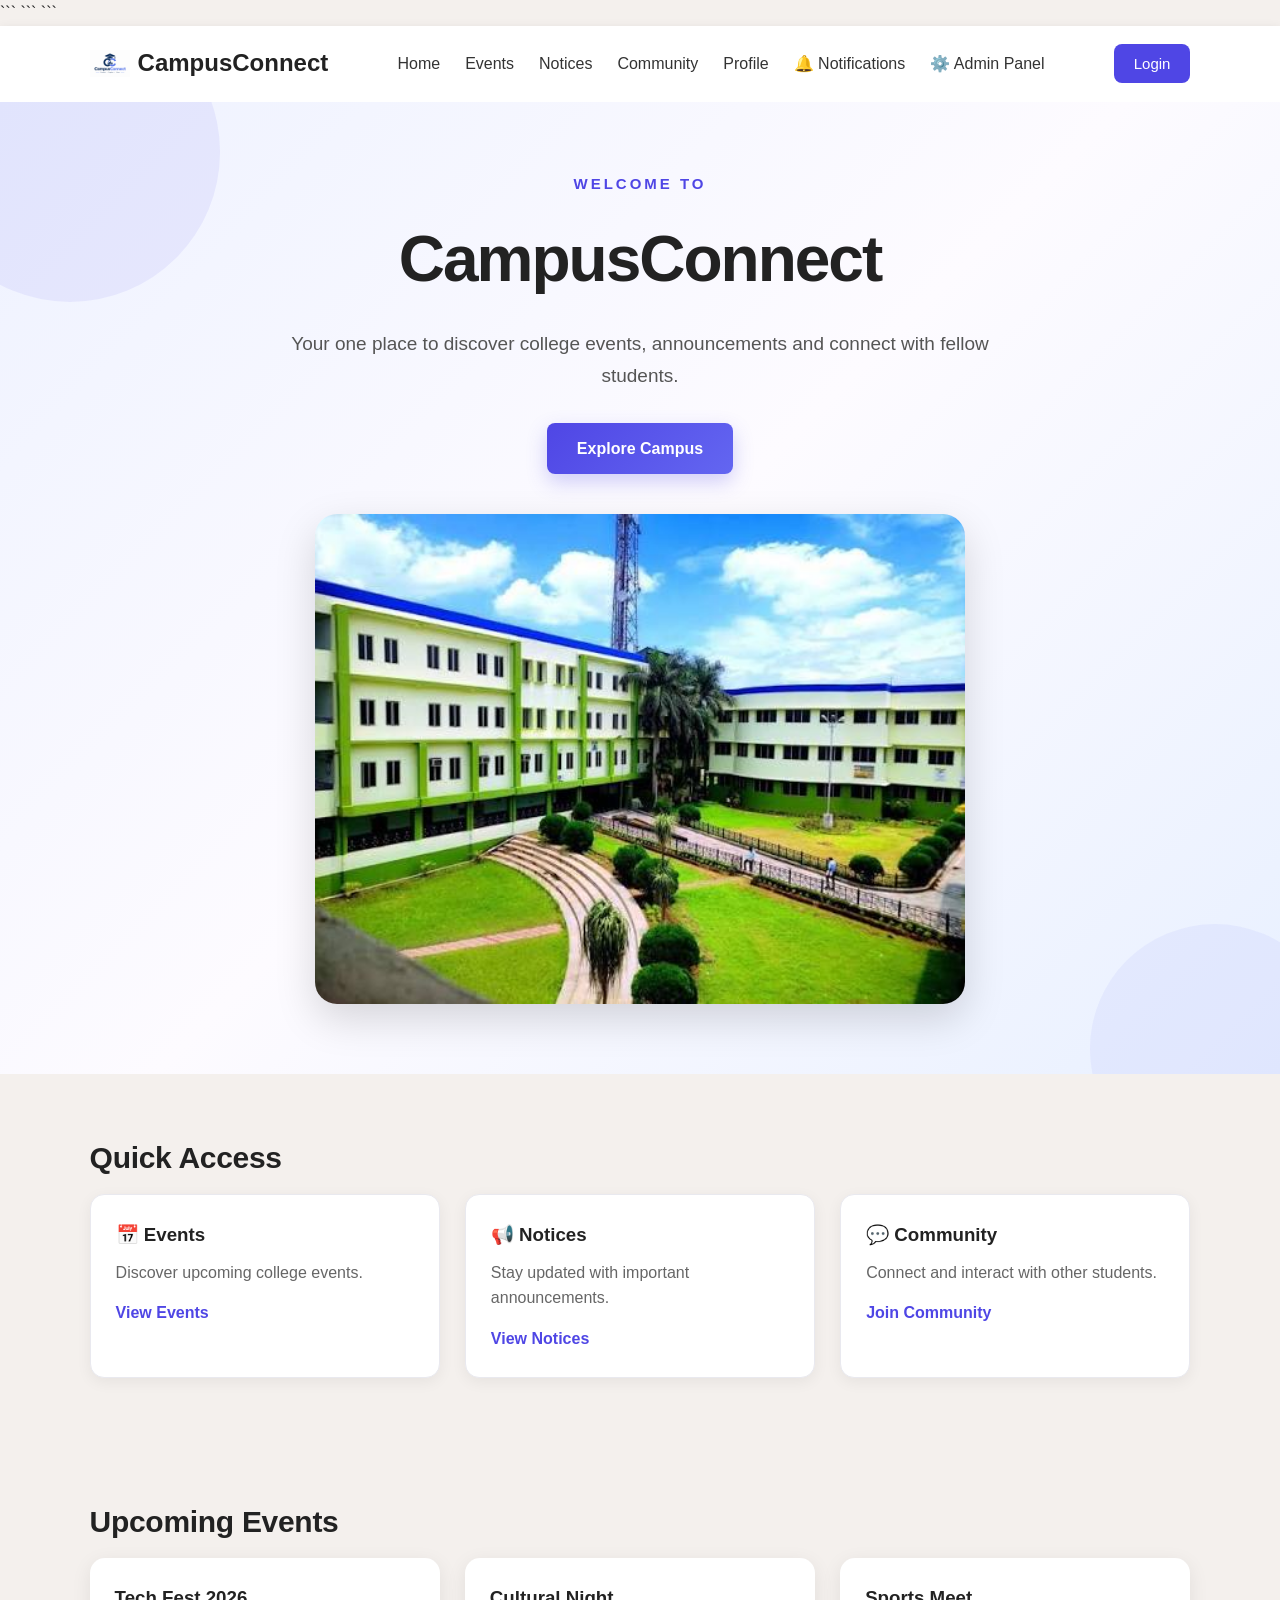
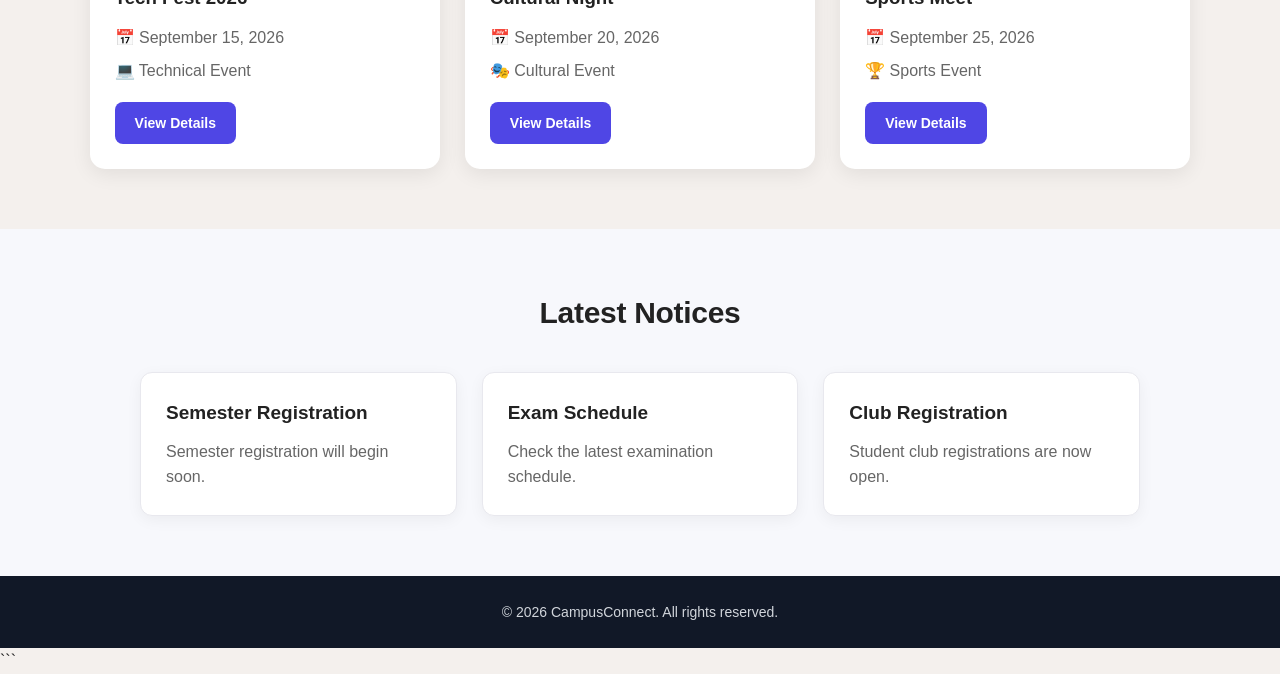
<file: frontend/index.html>
<!DOCTYPE html>

<html lang="en">
<head>
    <meta charset="UTF-8">
    <meta name="viewport" content="width=device-width, initial-scale=1.0">

```
<title>CampusConnect</title>

<!-- CSS file -->
<link rel="stylesheet" href="css/style.css">
```

</head>

<body>

```
<!-- Navigation Bar -->
<header>
    <nav class="navbar">

        <div class="logo">
            <img src="images/logo.png" alt="CampusConnect Logo" class="logo-image">
           <span>CampusConnect</span> 
        </div>

        <ul class="nav-links">
            <li><a href="index.html">Home</a></li>
            <li><a href="events.html">Events</a></li>
            <li><a href="notices.html">Notices</a></li>
            <li><a href="community.html">Community</a></li>
            <li><a href="profile.html">Profile</a></li>
            <li><a href="notifications.html">🔔 Notifications</a></li>
            <li><a href="admin.html">⚙️ Admin Panel</a></li>
        </ul>

        <button class="login-btn"
        onclick="window.location.href='login.html'">Login</button>

    </nav>
</header>


<!-- Hero / Welcome Section -->
<main>

    <section class="hero">

        <div class="hero-content">
            <p class="small-heading">WELCOME TO</p>

            <h1>CampusConnect</h1>

            <p>
                Your one place to discover college events,
                announcements and connect with fellow students.
            </p>

           <a href="events.html" class="explore-btn">Explore Campus</a>
        </div>
        <div class="hero-image">
            <img src="images/aec.jpg" alt="Campus Image">
        </div>

    </section>


    <!-- Quick Access -->
    <section class="quick-access">

        <h2>Quick Access</h2>

        <div class="quick-container">

            <div class="quick-card">
                <h3>📅 Events</h3>
                <p>Discover upcoming college events.</p>
                <a href="events.html">View Events</a>
            </div>

            <div class="quick-card">
                <h3>📢 Notices</h3>
                <p>Stay updated with important announcements.</p>
                <a href="notices.html">View Notices</a>
            </div>

            <div class="quick-card">
                <h3>💬 Community</h3>
                <p>Connect and interact with other students.</p>
                <a href="community.html">Join Community</a>
            </div>

        </div>

    </section>


    <!-- Upcoming Events -->
    <section class="events-section">

        <h2>Upcoming Events</h2>

        <div class="event-container">

            <div class="event-card">
                <h3>Tech Fest 2026</h3>
                <p>📅 September 15, 2026</p>
                <p>💻 Technical Event</p>
               <a href="events.html" class="view-details-btn">View Details</a>
            </div>

            <div class="event-card">
                <h3>Cultural Night</h3>
                <p>📅 September 20, 2026</p>
                <p>🎭 Cultural Event</p>
                <a href="events.html" class="view-details-btn">View Details</a>
            </div>

            <div class="event-card">
                <h3>Sports Meet</h3>
                <p>📅 September 25, 2026</p>
                <p>🏆 Sports Event</p>
                <a href="events.html" class="view-details-btn">View Details</a>
            </div>

        </div>

    </section>


    <!-- Latest Notices -->
    <section class="notices-section">

        <h2>Latest Notices</h2>

        <div class="notice-container">

            <div class="notice">
                <h3>Semester Registration</h3>
                <p>Semester registration will begin soon.</p>
            </div>

            <div class="notice">
                <h3>Exam Schedule</h3>
                <p>Check the latest examination schedule.</p>
            </div>

            <div class="notice">
                <h3>Club Registration</h3>
                <p>Student club registrations are now open.</p>
            </div>

        </div>

    </section>

</main>


<!-- Footer -->
<footer>
    <p>© 2026 CampusConnect. All rights reserved.</p>
</footer>


<!-- JavaScript file -->
<script src="js/script.js"></script>
```

</body>
</html>
</file>
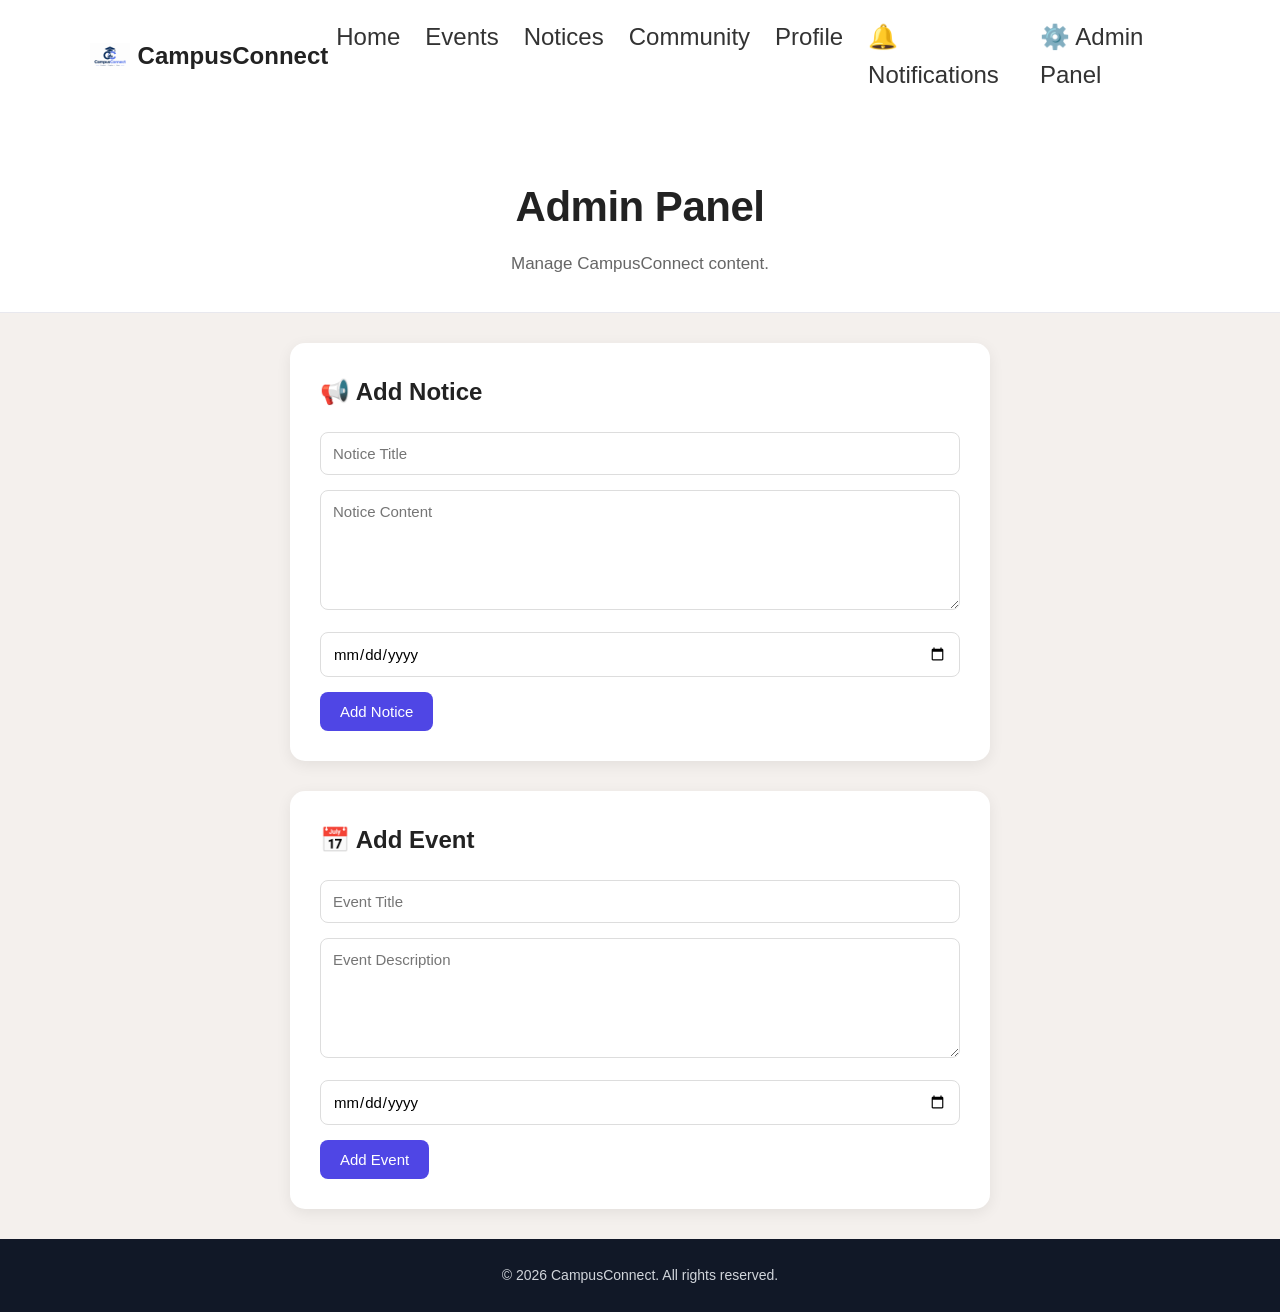
<file: frontend/admin.html>
<!DOCTYPE html>
<html lang="en">

<head>
    <meta charset="UTF-8">
    <meta name="viewport" content="width=device-width, initial-scale=1.0">
    <title>Admin Panel | CampusConnect</title>

    <link rel="stylesheet" href="css/style.css">
</head>

<body>

    <header>
        <nav class="navbar">
            <div class="logo">
                <img src="images/logo.png" alt="CampusConnect Logo">
                <span>CampusConnect</span>

            <ul class="nav-links">
                <li><a href="index.html">Home</a></li>
                <li><a href="events.html">Events</a></li>
                <li><a href="notices.html">Notices</a></li>
                <li><a href="community.html">Community</a></li>
                <li><a href="profile.html">Profile</a></li>
                <li><a href="notifications.html">🔔 Notifications</a></li>
                <li><a href="admin.html">⚙️ Admin Panel</a></li>
            </ul>

        </nav>
    </header>

    <section class="page-header">
        <h1>Admin Panel</h1>
        <p>Manage CampusConnect content.</p>
    </section>

    <main>

        <div class="admin-container">

            <h2>📢 Add Notice</h2>

            <input
                type="text"
                id="noticeTitle"
                placeholder="Notice Title"
            >

            <textarea
                id="noticeContent"
                placeholder="Notice Content"
            ></textarea>

            <input
                type="date"
                id="noticeDate"
            >

            <button id="addNoticeBtn">
                Add Notice
            </button>

        </div>
        <div class="admin-container">

    <h2>📅 Add Event</h2>

    <input
        type="text"
        id="eventTitle"
        placeholder="Event Title"
    >

    <textarea
        id="eventDescription"
        placeholder="Event Description"
    ></textarea>

    <input
        type="date"
        id="eventDate"
    >

    <button id="addEventBtn">
        Add Event
    </button>

</div>

    </main>

    <footer>
        <p>© 2026 CampusConnect. All rights reserved.</p>
    </footer>
    <script src="js/script.js"></script>

</body>

</html>
</file>
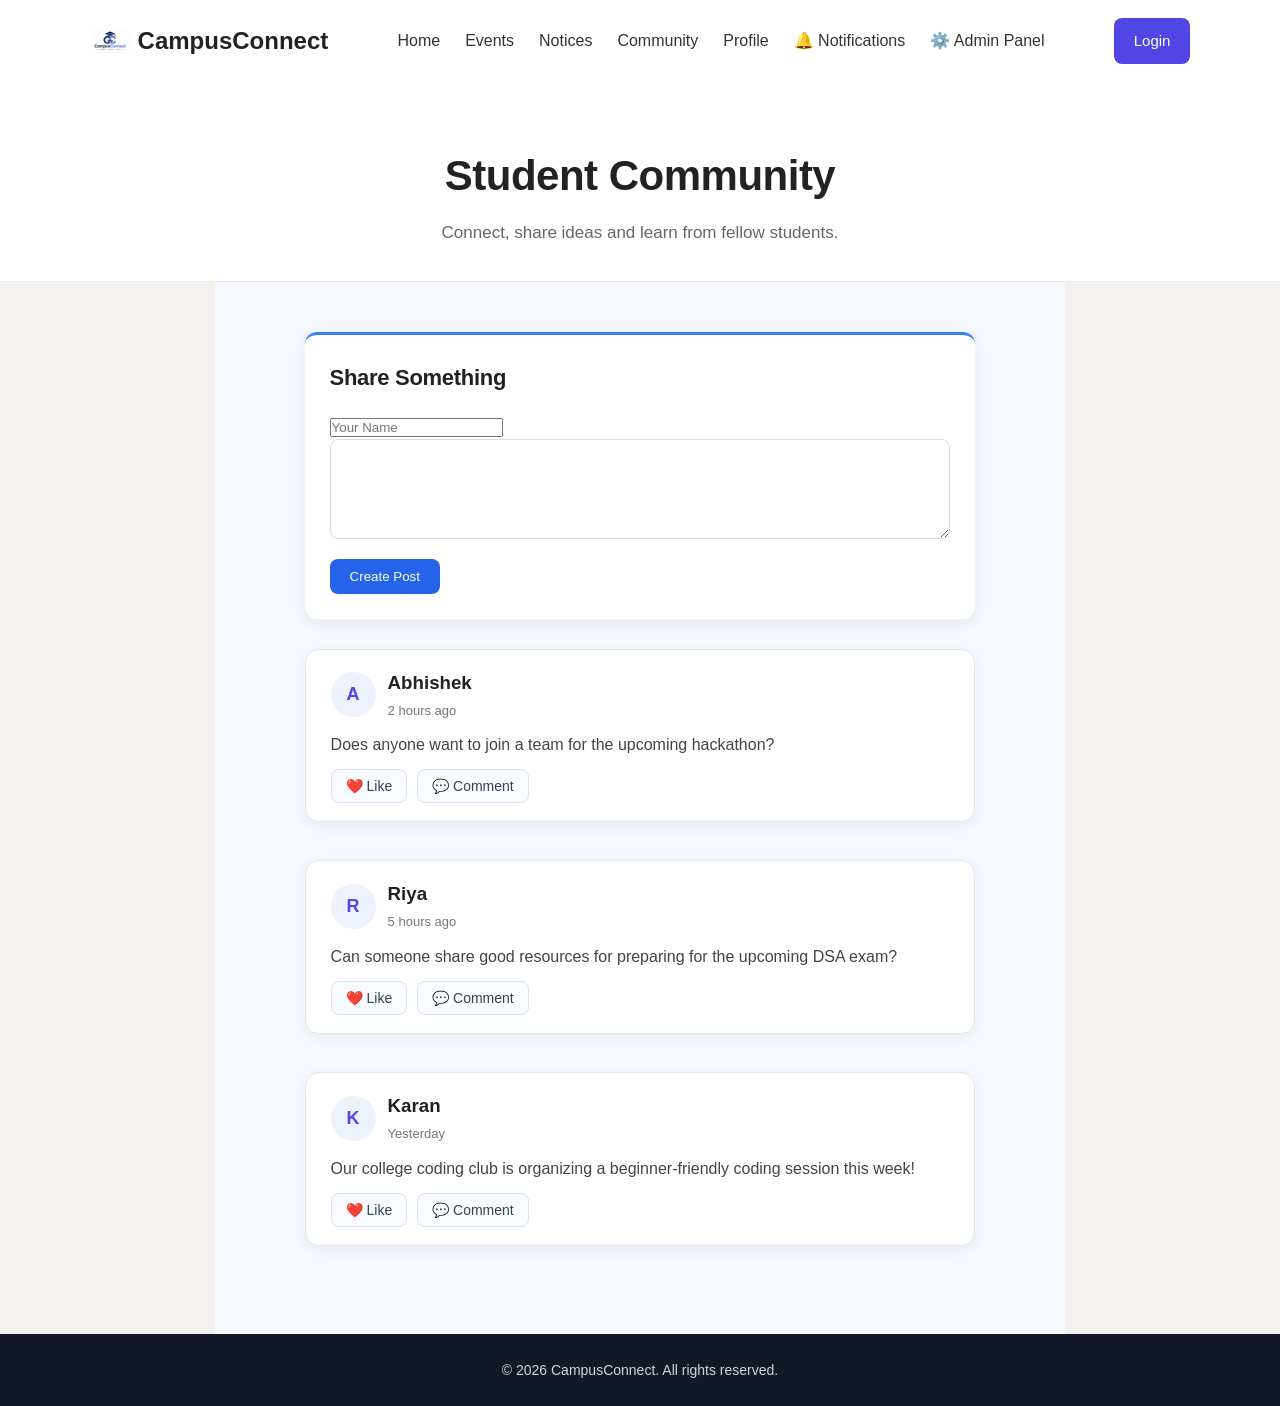
<file: frontend/community.html>
<!DOCTYPE html>
<html lang="en">

<head>
    <meta charset="UTF-8">
    <meta name="viewport" content="width=device-width, initial-scale=1.0">

    <title>Community | CampusConnect</title>

    <link rel="stylesheet" href="css/style.css">
</head>

<body>

    <!-- Navigation Bar -->
    <header>
        <nav class="navbar">

            <div class="logo">
    <img src="images/logo.png" alt="CampusConnect Logo">
    <span>CampusConnect</span>
</div>

            <ul class="nav-links">
                <li><a href="index.html">Home</a></li>
                <li><a href="events.html">Events</a></li>
                <li><a href="notices.html">Notices</a></li>
                <li><a href="community.html">Community</a></li>
                <li><a href="profile.html">Profile</a></li>
                <li><a href="notifications.html">🔔 Notifications</a></li>
                <li><a href="admin.html">⚙️ Admin Panel</a></li>
            </ul>

            <a href="login.html" class="login-btn">Login</a>

        </nav>
    </header>


    <!-- Page Header -->
    <section class="page-header">

        <h1>Student Community</h1>

        <p>
            Connect, share ideas and learn from fellow students.
        </p>

    </section>


    <!-- Community -->
    <main class="community-page">

        <!-- Create Post -->
        <section class="create-post">

            <h2>Share Something</h2>
            <input
                type="text"
                id="author"
                placeholder="Your Name">

            <textarea
                id="content"
                placeholder="What's on your mind?"
                rows="4">
            </textarea>

            <button class="post-btn">
                Create Post
            </button>

        </section>


        <!-- Posts -->
        <section class="posts" id="posts">

            <!-- Post 1 -->
            <article class="post-card">

                <div class="post-header">
                    <div class="avatar">A</div>

                    <div>
                        <h3>Abhishek</h3>
                        <span>2 hours ago</span>
                    </div>
                </div>

                <p class="post-text">
                    Does anyone want to join a team for the
                    upcoming hackathon?
                </p>

                <div class="post-actions">
                    <button>❤️ Like</button>
                    <button>💬 Comment</button>
                </div>

            </article>


            <!-- Post 2 -->
            <article class="post-card">

                <div class="post-header">
                    <div class="avatar">R</div>

                    <div>
                        <h3>Riya</h3>
                        <span>5 hours ago</span>
                    </div>
                </div>

                <p class="post-text">
                    Can someone share good resources for
                    preparing for the upcoming DSA exam?
                </p>

                <div class="post-actions">
                    <button>❤️ Like</button>
                    <button>💬 Comment</button>
                </div>

            </article>


            <!-- Post 3 -->
            <article class="post-card">

                <div class="post-header">
                    <div class="avatar">K</div>

                    <div>
                        <h3>Karan</h3>
                        <span>Yesterday</span>
                    </div>
                </div>

                <p class="post-text">
                    Our college coding club is organizing a
                    beginner-friendly coding session this week!
                </p>

                <div class="post-actions">
                    <button>❤️ Like</button>
                    <button>💬 Comment</button>
                </div>

            </article>

        </section>

    </main>


    <!-- Footer -->
    <footer>
        <p>© 2026 CampusConnect. All rights reserved.</p>
    </footer>
    <script src="js/script.js"></script>

</body>
</html>
</file>
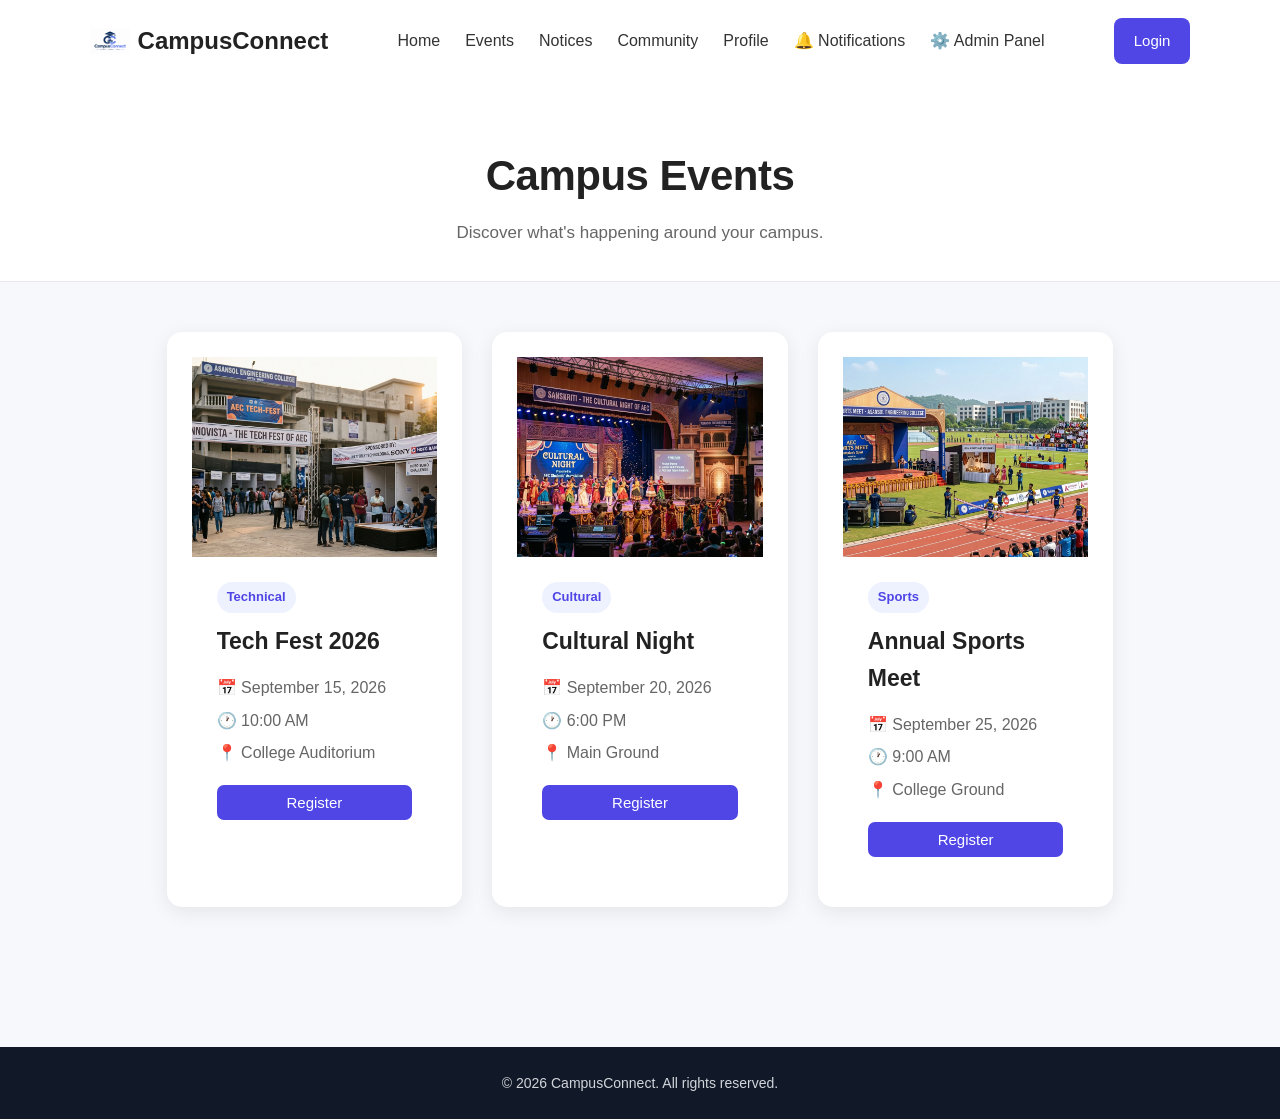
<file: frontend/events.html>
<!DOCTYPE html>
<html lang="en">
<head>
    <meta charset="UTF-8">
    <meta name="viewport" content="width=device-width, initial-scale=1.0">

    <title>Events | CampusConnect</title>

    <link rel="stylesheet" href="css/style.css">
</head>

<body>

    <!-- Navigation Bar -->
    <header>
        <nav class="navbar">

            <div class="logo">
    <img src="images/logo.png" alt="CampusConnect Logo">
    <span>CampusConnect</span>
</div>

            <ul class="nav-links">
                <li><a href="index.html">Home</a></li>
                <li><a href="events.html">Events</a></li>
                <li><a href="notices.html">Notices</a></li>
                <li><a href="community.html">Community</a></li>
                <li><a href="profile.html">Profile</a></li>
                <li><a href="notifications.html">🔔 Notifications</a></li>
                <li><a href="admin.html">⚙️ Admin Panel</a></li>
            </ul>

            <a href="login.html" class="login-btn">Login</a>

        </nav>
    </header>


    <!-- Events Header -->
    <section class="page-header">

        <h1>Campus Events</h1>

        <p>
            Discover what's happening around your campus.
        </p>

    </section>


    <!-- Events -->
    <main class="events-page">

        <div class="event-grid" id="eventGrid">
            

            <!-- Event 1 -->
            <div class="event-card" id="event-1">

                <div class="event-image">
                    <img src="images/tech-fest.png" alt="Tech Fest">
                </div>

                <div class="event-info">

                    <span class="event-category">Technical</span>

                    <h2>Tech Fest 2026</h2>
                    
                        

                    <p>📅 September 15, 2026</p>
                    <p>🕐 10:00 AM</p>
                    <p>📍 College Auditorium</p>

                    <button class="register-btn" onclick="registerForEvent(1)">Register</button>

                </div>

            </div>


            <!-- Event 2 -->
            <div class="event-card" id="event-2">

                <div class="event-image">
                    <img src="images/cultural-night.png" alt="Cultural Night">
                </div>

                <div class="event-info">

                    <span class="event-category">Cultural</span>

                    <h2>Cultural Night</h2>

                    <p>📅 September 20, 2026</p>
                    <p>🕐 6:00 PM</p>
                    <p>📍 Main Ground</p>

                    <button class="register-btn" onclick="registerForEvent(2)">
                        Register
                    </button>

                </div>

            </div>


            <!-- Event 3 -->
            <div class="event-card" id="event-3">

                <div class="event-image">
                    <img src="images/sports-meet.png" alt="Sports Meet">
                </div>

                <div class="event-info">

                    <span class="event-category">Sports</span>

                    <h2>Annual Sports Meet</h2>

                    <p>📅 September 25, 2026</p>
                    <p>🕐 9:00 AM</p>
                    <p>📍 College Ground</p>

                    <button class="register-btn" onclick="registerForEvent(3)">
                        Register
                    </button>

                </div>

            </div>

        </div>

    </main>


    <footer>
        <p>© 2026 CampusConnect. All rights reserved.</p>
    </footer>
    <script src="js/script.js"></script>

</body>
</html>
</file>
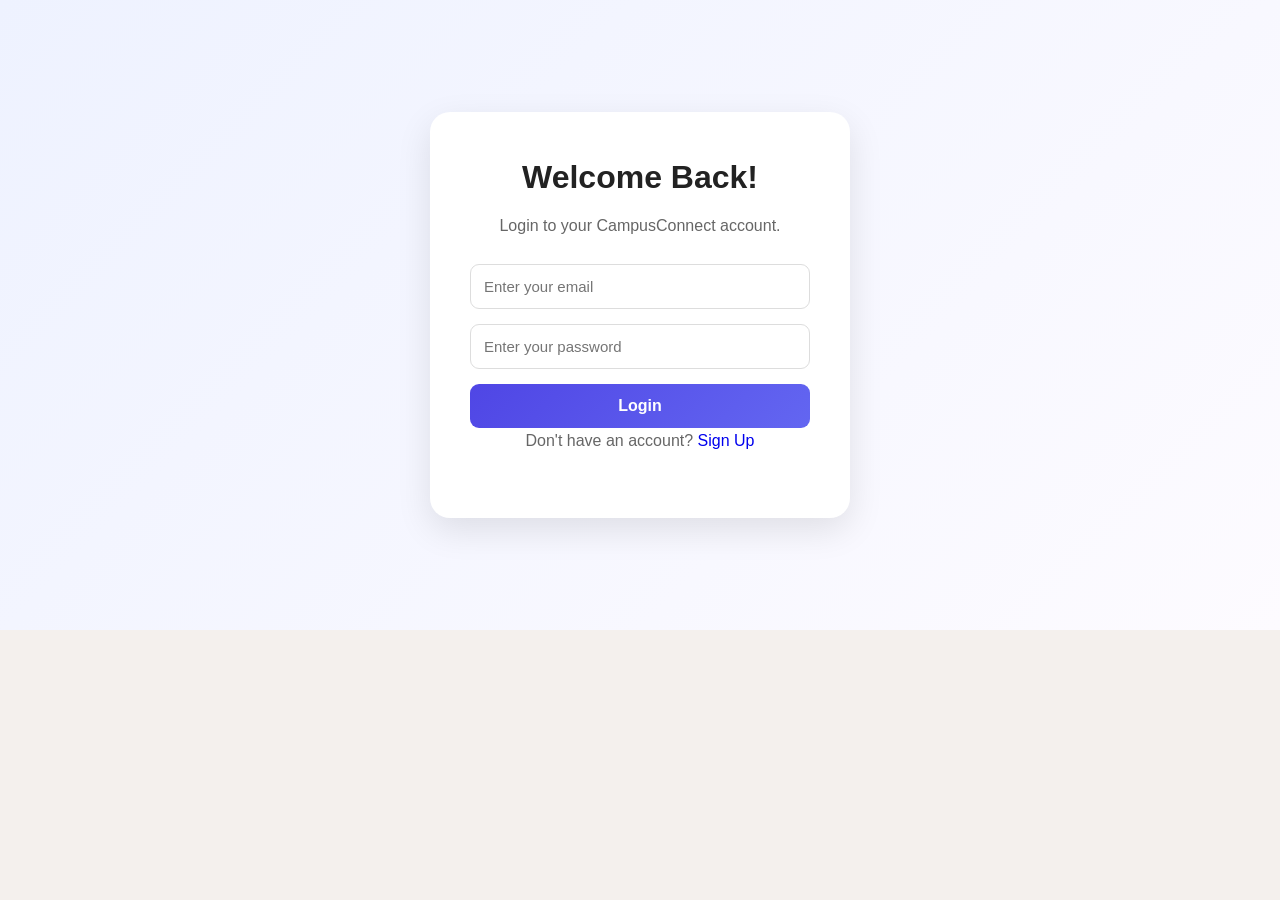
<file: frontend/login.html>
<!DOCTYPE html>
<html lang="en">
<head>
    <meta charset="UTF-8">
    <meta name="viewport" content="width=device-width, initial-scale=1.0">
    <title>Login - CampusConnect</title>

    <link rel="stylesheet" href="css/style.css">
</head>

<body>

    <section class="auth-container">

        <div class="auth-box">

            <h1>Welcome Back!</h1>
            <p>Login to your CampusConnect account.</p>

            <form id="loginForm">

                <input
                    type="email"
                    id="loginEmail"
                    placeholder="Enter your email"
                    required
                >

                <input
                    type="password"
                    id="loginPassword"
                    placeholder="Enter your password"
                    required
                >

                <button type="submit">
                    Login
                </button>

            </form>

            <p>
                Don't have an account?
                <a href="signup.html">Sign Up</a>
            </p>

        </div>

    </section>

    <script src="js/script.js"></script>

</body>
</html>
</file>
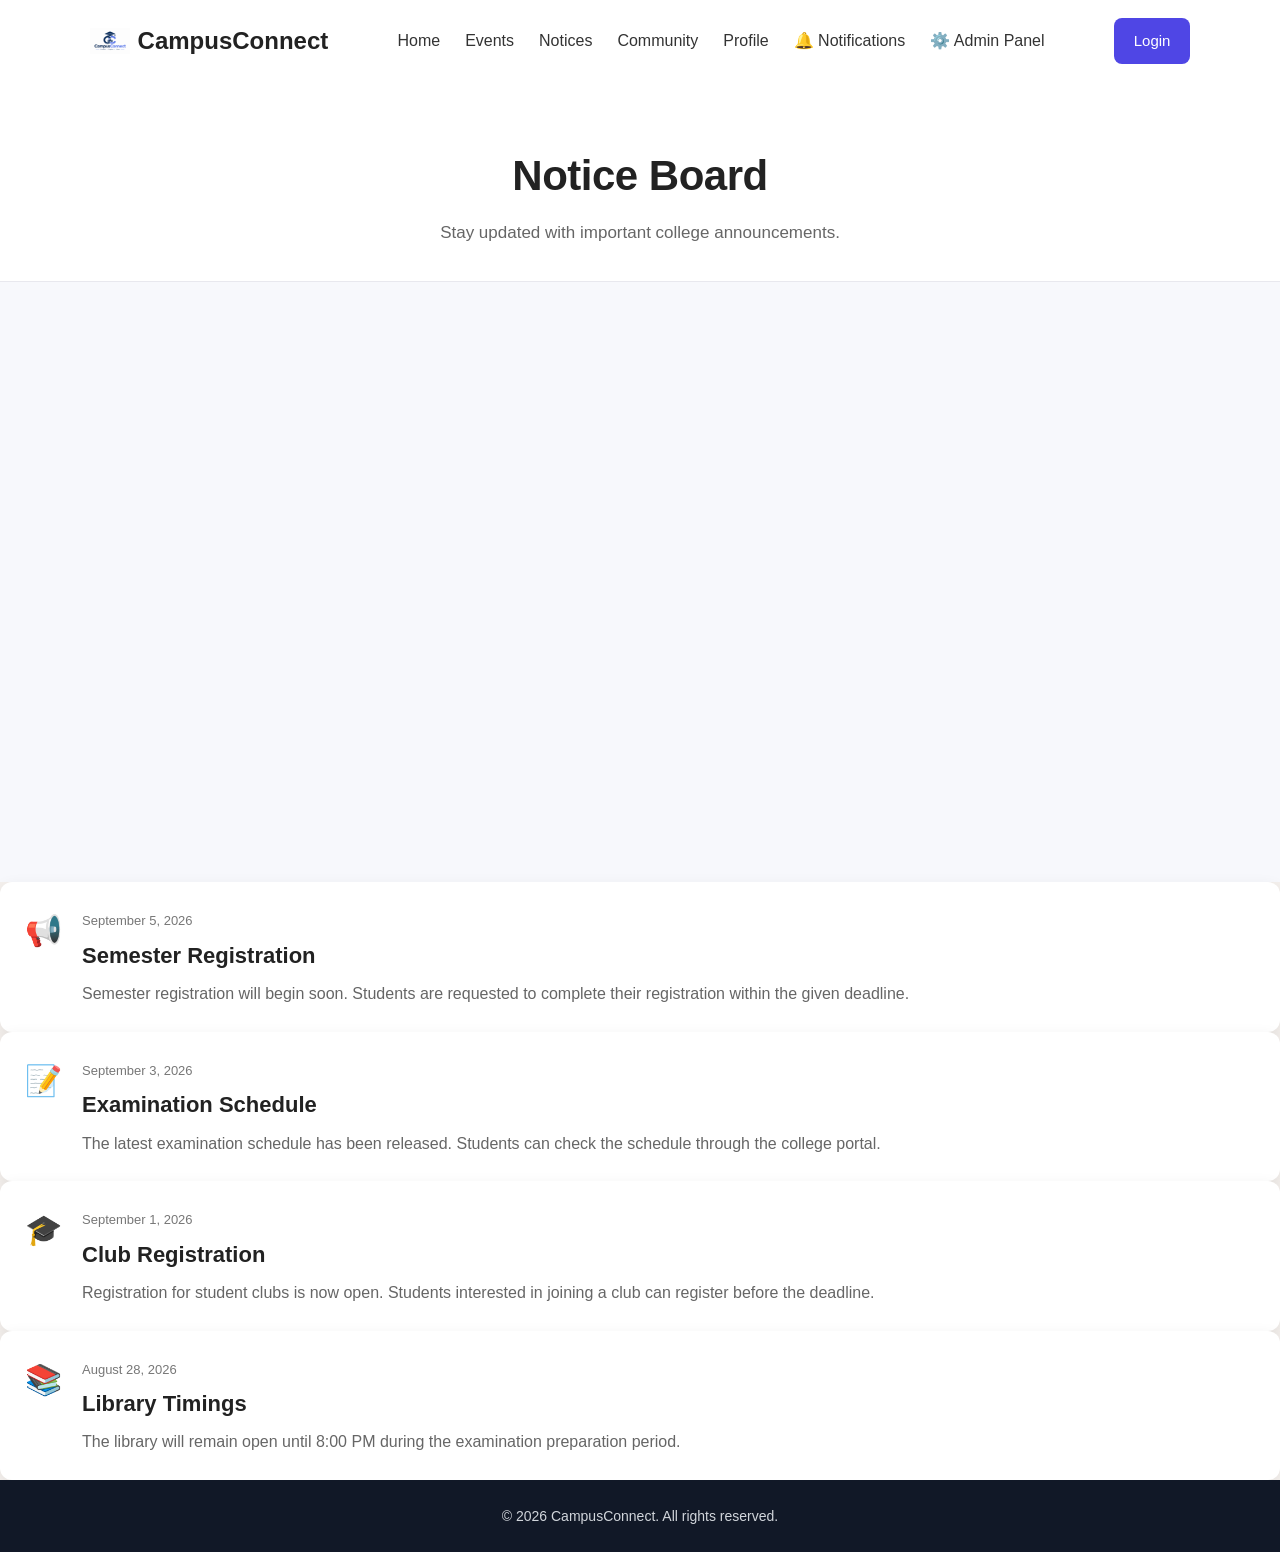
<file: frontend/notices.html>
<!DOCTYPE html>
<html lang="en">

<head>
    <meta charset="UTF-8">
    <meta name="viewport" content="width=device-width, initial-scale=1.0">

    <title>Notices | CampusConnect</title>

    <link rel="stylesheet" href="css/style.css">
</head>

<body>

    <!-- Navigation Bar -->
    <header>
        <nav class="navbar">

            <div class="logo">
    <img src="images/logo.png" alt="CampusConnect Logo">
    <span>CampusConnect</span>
</div>

            <ul class="nav-links">
                <li><a href="index.html">Home</a></li>
                <li><a href="events.html">Events</a></li>
                <li><a href="notices.html">Notices</a></li>
                <li><a href="community.html">Community</a></li>
                <li><a href="profile.html">Profile</a></li>
                <li><a href="notifications.html">🔔 Notifications</a></li>
                <li><a href="admin.html">⚙️ Admin Panel</a></li>
            </ul>

            <a href="login.html" class="login-btn">Login</a>

        </nav>
    </header>


    <!-- Page Header -->
    <section class="page-header">

        <h1>Notice Board</h1>

        <p>
            Stay updated with important college announcements.
        </p>

    </section>


    <!-- Notices -->
    <main class="notices-page">

        <div class="notice-list" id="noticeList"></div>
    </main>

            <!-- Notice 1 -->
            <div class="notice-box">

                <div class="notice-icon">
                    📢
                </div>

                <div class="notice-content">

                    <span class="notice-date">
                        September 5, 2026
                    </span>

                    <h2>Semester Registration</h2>

                    <p>
                        Semester registration will begin soon.
                        Students are requested to complete their
                        registration within the given deadline.
                    </p>

                </div>

            </div>


            <!-- Notice 2 -->
            <div class="notice-box">

                <div class="notice-icon">
                    📝
                </div>

                <div class="notice-content">

                    <span class="notice-date">
                        September 3, 2026
                    </span>

                    <h2>Examination Schedule</h2>

                    <p>
                        The latest examination schedule has been
                        released. Students can check the schedule
                        through the college portal.
                    </p>

                </div>

            </div>


            <!-- Notice 3 -->
            <div class="notice-box">

                <div class="notice-icon">
                    🎓
                </div>

                <div class="notice-content">

                    <span class="notice-date">
                        September 1, 2026
                    </span>

                    <h2>Club Registration</h2>

                    <p>
                        Registration for student clubs is now open.
                        Students interested in joining a club can
                        register before the deadline.
                    </p>

                </div>

            </div>


            <!-- Notice 4 -->
            <div class="notice-box">

                <div class="notice-icon">
                    📚
                </div>

                <div class="notice-content">

                    <span class="notice-date">
                        August 28, 2026
                    </span>

                    <h2>Library Timings</h2>

                    <p>
                        The library will remain open until 8:00 PM
                        during the examination preparation period.
                    </p>

                </div>

            </div>

        </div>

    </main>


    <!-- Footer -->
    <footer>
        <p>© 2026 CampusConnect. All rights reserved.</p>
    </footer>
    <script src="js/script.js"></script>

</body>
</html>
</file>
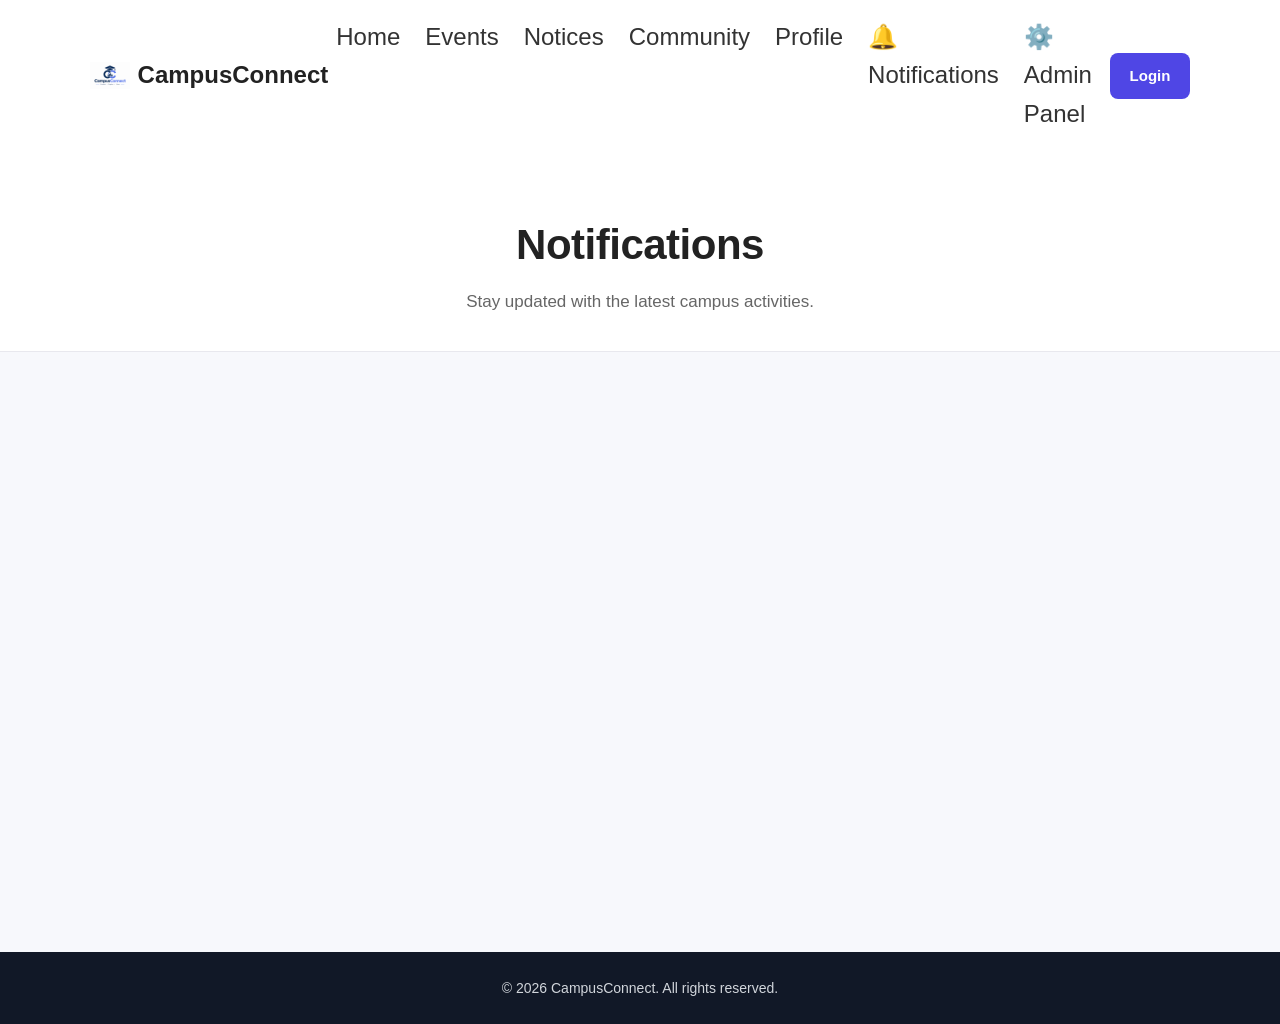
<file: frontend/notifications.html>
<!DOCTYPE html>
<html lang="en">

<head>
    <meta charset="UTF-8">
    <meta name="viewport" content="width=device-width, initial-scale=1.0">
    <title>Notifications | CampusConnect</title>
    <link rel="stylesheet" href="css/style.css">
</head>

<body>

    <header>
        <nav class="navbar">

            <div class="logo">
                <img src="images/logo.png" alt="CampusConnect Logo">
                <span>CampusConnect</span>

            <ul class="nav-links">
                <li><a href="index.html">Home</a></li>
                <li><a href="events.html">Events</a></li>
                <li><a href="notices.html">Notices</a></li>
                <li><a href="community.html">Community</a></li>
                <li><a href="profile.html">Profile</a></li>
                <li><a href="notifications.html">🔔 Notifications</a></li>
                <li><a href="admin.html">⚙️ Admin Panel</a></li>
            </ul>

            <a href="login.html" class="login-btn">Login</a>

        </nav>
    </header>

    <section class="page-header">
        <h1>Notifications</h1>
        <p>Stay updated with the latest campus activities.</p>
    </section>

    <main class="notices-page">

        <div class="notice-list" id="notificationList">

            

        </div>

    </main>

    <footer>
        <p>© 2026 CampusConnect. All rights reserved.</p>
    </footer>
    <script src="js/script.js"></script>

</body>

</html>
</file>
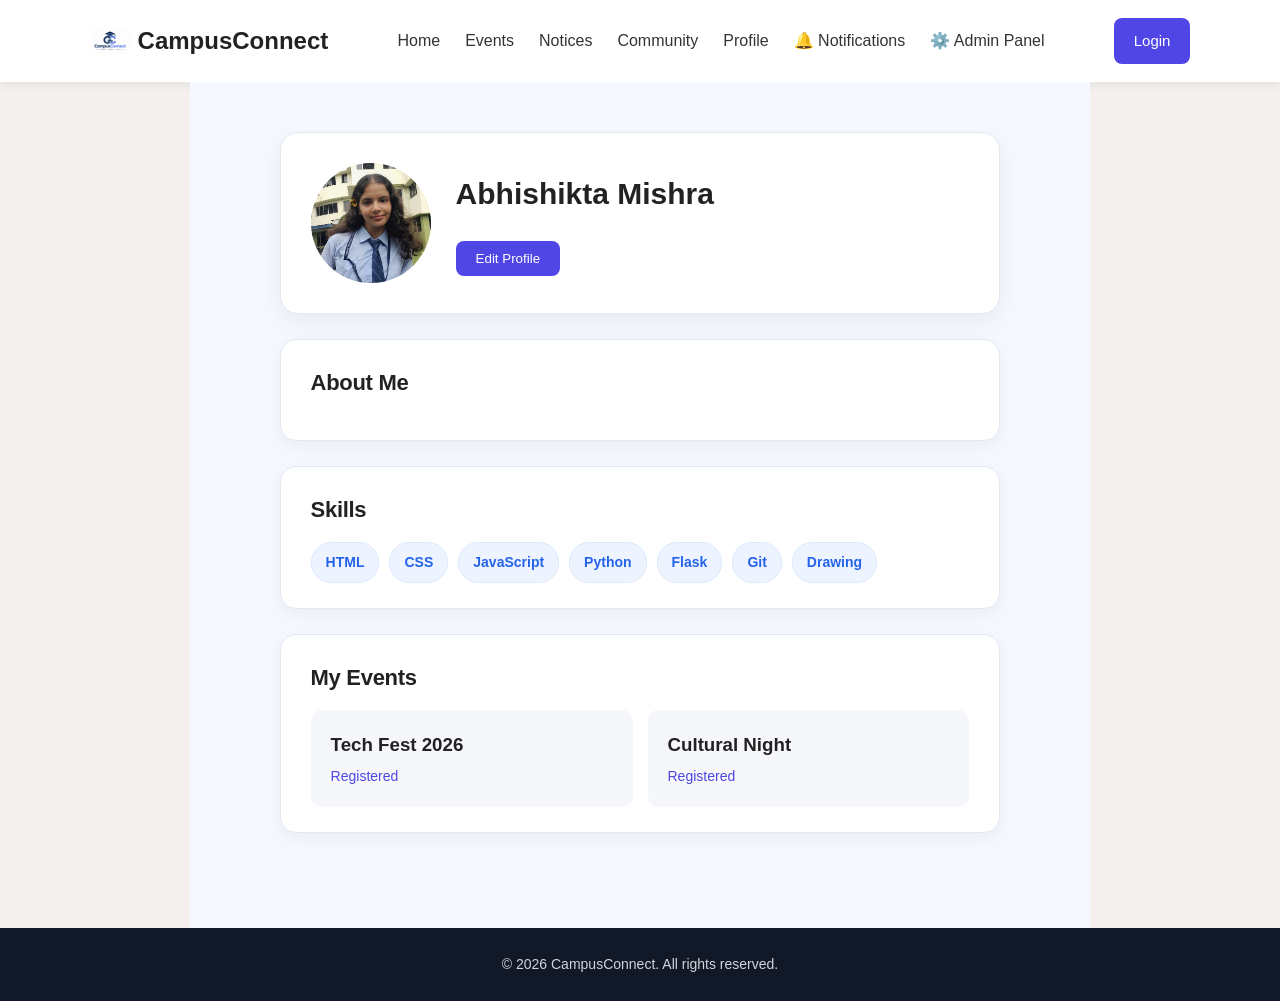
<file: frontend/profile.html>
<!DOCTYPE html>
<html lang="en">

<head>
    <meta charset="UTF-8">
    <meta name="viewport" content="width=device-width, initial-scale=1.0">

    <title>Profile | CampusConnect</title>

    <link rel="stylesheet" href="css/style.css">
</head>

<body>

    <!-- Navigation Bar -->
    <header>
        <nav class="navbar">

            <div class="logo">
    <img src="images/logo.png" alt="CampusConnect Logo">
    <span>CampusConnect</span>
</div>

            <ul class="nav-links">
                <li><a href="index.html">Home</a></li>
                <li><a href="events.html">Events</a></li>
                <li><a href="notices.html">Notices</a></li>
                <li><a href="community.html">Community</a></li>
                <li><a href="profile.html">Profile</a></li>
                <li><a href="notifications.html">🔔 Notifications</a></li>
                <li><a href="admin.html">⚙️ Admin Panel</a></li>
            </ul>

            <a href="login.html" class="login-btn">Login</a>

        </nav>
    </header>


    <!-- Profile -->
    <main class="profile-page">

        <!-- Profile Header -->
        <section class="profile-header">

            <div class="profile-avatar">
                <img src="images/profile.jpg" alt="Profile Picture">
            </div>

            <div class="profile-details">

                <h1 id="profileName">Abhishikta Mishra</h1>

                <p id="profileCourse"></p>

                <p id="profileYear"></p>
                <p id="profileEmail"></p>
                <button class="edit-btn"
                id="editProfileBtn">
                    Edit Profile
                </button>
                <div id="editProfileForm" style="display: none;">

    <input type="text" id="editCourse" placeholder="Course">

    <input type="text" id="editYear" placeholder="Year">

    <textarea id="editBio" placeholder="About Me"></textarea>

    <button id="saveProfileBtn">Save Changes</button>

</div>

            </div>

        </section>


        <!-- About -->
        <section class="profile-section">

            <h2>About Me</h2>

            <p id="profileBio"></p>   

        </section>


        <!-- Skills -->
        <section class="profile-section">

            <h2>Skills</h2>

            <div class="skills">

                <span>HTML</span>
                <span>CSS</span>
                <span>JavaScript</span>
                <span>Python</span>
                <span>Flask</span>
                <span>Git</span>
                <span>Drawing </span>

            </div>

        </section>


        <!-- Events -->
        <section class="profile-section">

            <h2>My Events</h2>

            <div class="profile-events">

                <div class="profile-event">
                    <h3>Tech Fest 2026</h3>
                    <p>Registered</p>
                </div>

                <div class="profile-event">
                    <h3>Cultural Night</h3>
                    <p>Registered</p>
                </div>

            </div>

        </section>

    </main>


    <!-- Footer -->
    <footer>
        <p>© 2026 CampusConnect. All rights reserved.</p>
    </footer>
    <script src="js/script.js"></script>    

</body>
</html>
</file>
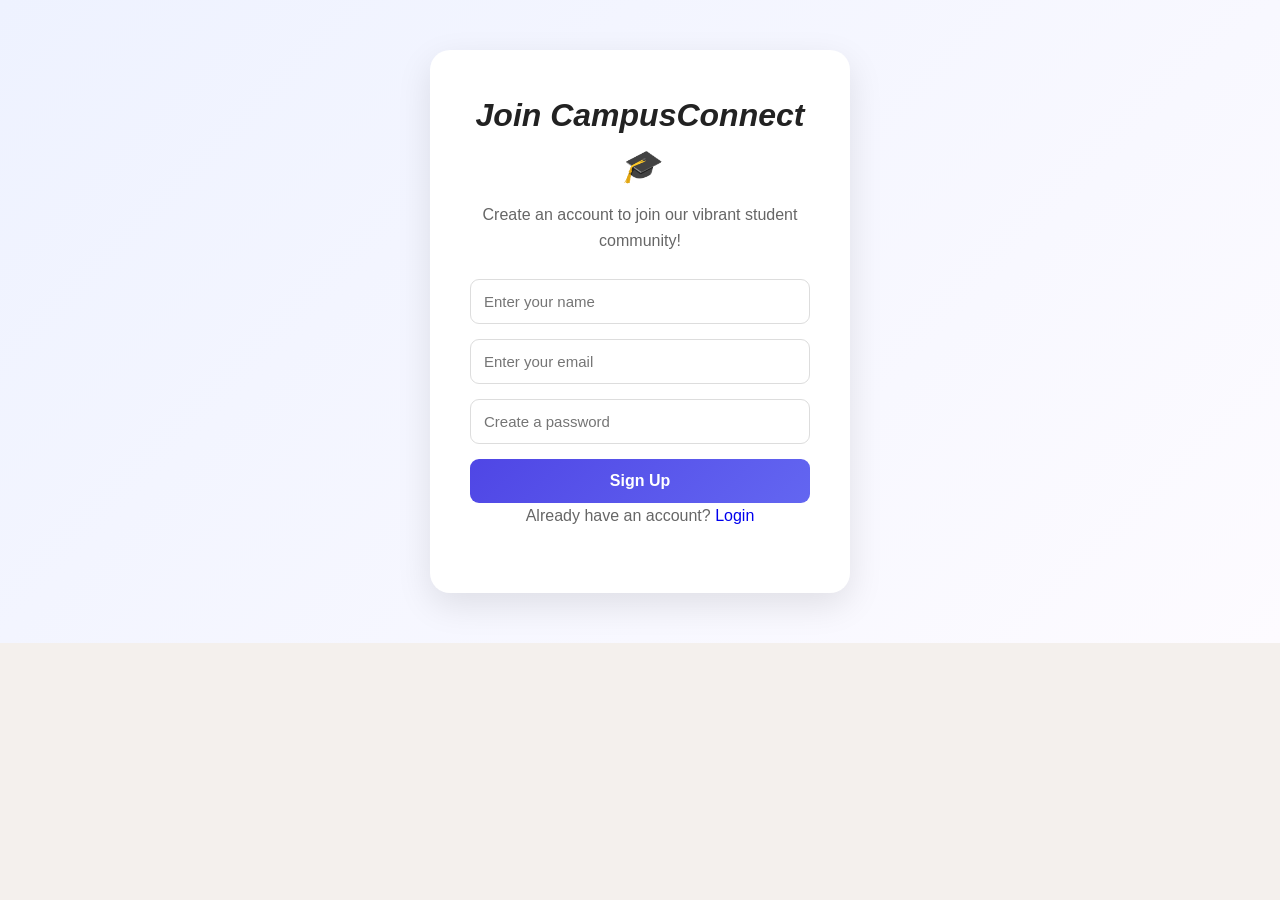
<file: frontend/signup.html>
<!DOCTYPE html>
<html lang="en">
<head>
    <meta charset="UTF-8">
    <meta name="viewport" content="width=device-width, initial-scale=1.0">
    <title>Sign Up - CampusConnect</title>

    <link rel="stylesheet" href="css/style.css">
</head>

<body>

    <section class="auth-container">

        <div class="auth-box">

            <h1><i>Join CampusConnect 🎓</i></h1>
            <p>Create an account to join our vibrant student community!</p>

            <form id="signupForm">

                <input
                    type="text"
                    id="name"
                    placeholder="Enter your name"
                    required
                >

                <input
                    type="email"
                    id="email"
                    placeholder="Enter your email"
                    required
                >

                <input
                    type="password"
                    id="password"
                    placeholder="Create a password"
                    required
                >

                <button type="submit">
                    Sign Up
                </button>

            </form>

            <p>
                Already have an account?
                <a href="login.html">Login</a>
            </p>

        </div>

    </section>

    <script src="js/script.js"></script>

</body>
</html>
</file>
<file: frontend/css/style.css>
/* =========================
General Styling
========================= */

* {
  margin: 0;
  padding: 0;
  box-sizing: border-box;
  }

body {
font-family: Arial, sans-serif;
background-color: #f4f0ed;
color: #222;
line-height: 1.6;
}

a {
text-decoration: none;
}

/* =========================
Navigation Bar
========================= */

.navbar {
display: flex;
align-items: center;
justify-content: space-between;
padding: 18px 7%;
background-color: white;
box-shadow: 0 2px 10px rgba(0, 0, 0, 0.08);
}

.logo {
font-size: 24px;
font-weight: bold;
}

.nav-links {
display: flex;
list-style: none;
gap: 25px;
}

.nav-links a {
color: #333;
font-weight: 500;
}

.nav-links a:hover {
color: #4f46e5;
}

.login-btn,
.explore-btn {
border: none;
padding: 11px 20px;
border-radius: 8px;
cursor: pointer;
font-size: 15px;
}

.login-btn {
background-color: #4f46e5;
color: white;
}

/* =========================
   Modern Hero Section
   ========================= */

.hero {
    min-height: 650px;
    display: flex;
    flex-direction: column;
    align-items: center;
    justify-content: center;
    text-align: center;
    padding: 70px 7%;
    background: linear-gradient(135deg, #eef2ff, #fdfbff, #e8f0ff);
    overflow: hidden;
}

.hero-content {
    max-width: 750px;
}

.small-heading {
    font-size: 15px;
    font-weight: bold;
    letter-spacing: 3px;
    color: #4f46e5;
    margin-bottom: 12px;
}

.hero h1 {
    font-size: 64px;
    margin: 10px 0 18px;
    letter-spacing: -2px;
}

.hero-content > p:not(.small-heading) {
    font-size: 19px;
    color: #555;
    margin-bottom: 30px;
    line-height: 1.7;
}

.explore-btn {
    background: linear-gradient(135deg, #4f46e5, #6366f1);
    color: white;
    border: none;
    padding: 13px 28px;
    border-radius: 10px;
    cursor: pointer;
    font-size: 16px;
    font-weight: 600;
    box-shadow: 0 8px 20px rgba(79, 70, 229, 0.25);
    transition: transform 0.2s ease, box-shadow 0.2s ease;
}

.explore-btn:hover {
    transform: translateY(-3px);
    box-shadow: 0 12px 25px rgba(79, 70, 229, 0.3);
}

.hero-image {
    width: 650px;
    max-width: 90%;
    margin-top: 40px;
}

.hero-image img {
    width: 100%;
    border-radius: 22px;
    display: block;
    box-shadow: 0 15px 40px rgba(0, 0, 0, 0.15);
    transition: transform 0.3s ease;
}

.hero-image img:hover {
    transform: scale(1.02);
}

/* =========================
Common Section Styling
========================= */

.quick-access,
.events-section,
.notices-section {
padding: 60px 7%;
}

section h2 {
font-size: 30px;
margin-bottom: 30px;
}

/* =========================
Quick Access Cards
========================= */

.quick-container {
display: grid;
grid-template-columns: repeat(3, 1fr);
gap: 25px;
}

.quick-card {
background-color: white;
padding: 25px;
border-radius: 12px;
box-shadow: 0 4px 15px rgba(0, 0, 0, 0.07);
}

.quick-card h3 {
margin-bottom: 10px;
}

.quick-card p {
color: #666;
margin-bottom: 15px;
}

.quick-card a {
color: #4f46e5;
font-weight: bold;
}

/* =========================
Event Cards
========================= */

.event-container {
display: grid;
grid-template-columns: repeat(3, 1fr);
gap: 25px;
}

.event-card {
background-color: white;
padding: 25px;
border-radius: 12px;
box-shadow: 0 4px 15px rgba(0, 0, 0, 0.07);
}

.event-card h3 {
margin-bottom: 12px;
}

.event-card p {
color: #666;
margin-bottom: 8px;
}

.event-card button {
margin-top: 12px;
padding: 9px 15px;
border: none;
border-radius: 7px;
background-color: #4f46e5;
color: white;
cursor: pointer;
}

/* =========================
Notices
========================= */

.notice-container {
display: grid;
gap: 15px;
}

.notice {
background-color: white;
padding: 20px;
border-left: 4px solid #4f46e5;
border-radius: 8px;
box-shadow: 0 3px 10px rgba(0, 0, 0, 0.05);
}

.notice h3 {
margin-bottom: 5px;
}

.notice p {
color: #666;
}

/* =========================
Footer
========================= */

footer {
text-align: center;
padding: 25px;
background-color: #111827;
color: white;
}

/* =========================
Responsive Design
========================= */

@media (max-width: 768px) {

.navbar {
    flex-direction: column;
    gap: 15px;
}
.notice-box {
    flex-direction: column;
}
.community-page {
    padding-left: 5%;
    padding-right: 5%;
}
.profile-header {
    flex-direction: column;
    text-align: center;
}

.profile-events {
    grid-template-columns: 1fr;
}

.nav-links {
    flex-wrap: wrap;
    justify-content: center;
}

.hero h1 {
    font-size: 42px;
}

.quick-container,
.event-container {
    grid-template-columns: 1fr;
}
}
/* =========================
   Events Page
========================= */

.page-header {
    text-align: center;
    padding: 60px 7% 30px;
}

.page-header h1 {
    font-size: 42px;
    margin-bottom: 10px;
}

.page-header p {
    color: #666;
    font-size: 17px;
}

.events-page {
    padding: 30px 7% 70px;
}

.event-grid {
    display: grid;
    grid-template-columns: repeat(3, 1fr);
    gap: 30px;
}

.event-card {
    background-color: white;
    border-radius: 15px;
    overflow: hidden;
    box-shadow: 0 5px 20px rgba(0, 0, 0, 0.08);
}

.event-image {
    width: 100%;
    height: 200px;
    overflow: hidden;
}

.event-image img {
    width: 100%;
    height: 100%;
    object-fit: cover;
}

.event-info {
    padding: 25px;
}

.event-category {
    display: inline-block;
    margin-bottom: 10px;
    padding: 5px 10px;
    border-radius: 20px;
    background-color: #eef2ff;
    color: #4f46e5;
    font-size: 13px;
    font-weight: bold;
}

.event-info h2 {
    font-size: 23px;
    margin-bottom: 15px;
}

.event-info p {
    color: #666;
    margin: 7px 0;
}

.register-btn {
    width: 100%;
    margin-top: 18px;
    padding: 11px;
    border: none;
    border-radius: 8px;
    background-color: #4f46e5;
    color: white;
    font-size: 15px;
    cursor: pointer;
}

.register-btn:hover {
    opacity: 0.85;
}
/* =========================
   Notices Page
========================= */

.notices-page {
    padding: 30px 7% 70px;
}

.notice-list {
    max-width: 900px;
    margin: auto;
    display: flex;
    flex-direction: column;
    gap: 20px;
}

.notice-box {
    display: flex;
    gap: 20px;
    padding: 25px;
    background-color: white;
    border-radius: 12px;
    box-shadow: 0 4px 15px rgba(0, 0, 0, 0.07);
}

.notice-icon {
    font-size: 30px;
}

.notice-content {
    flex: 1;
}

.notice-date {
    font-size: 13px;
    color: #777;
}

.notice-content h2 {
    margin: 5px 0 8px;
    font-size: 22px;
}

.notice-content p {
    color: #666;
}
/* =========================
   Community Page
========================= */

.community-page {
    max-width: 850px;
    margin: auto;
    padding: 30px 7% 70px;
}

.create-post {
    background-color: white;
    padding: 25px;
    border-radius: 12px;
    box-shadow: 0 4px 15px rgba(0, 0, 0, 0.07);
    margin-bottom: 30px;
}

.create-post h2 {
    margin-bottom: 15px;
}

.create-post textarea {
    width: 100%;
    padding: 15px;
    border: 1px solid #ddd;
    border-radius: 8px;
    resize: vertical;
    font-family: inherit;
    font-size: 15px;
    outline: none;
}

.post-btn {
    margin-top: 12px;
    padding: 10px 20px;
    border: none;
    border-radius: 8px;
    background-color: #4f46e5;
    color: white;
    cursor: pointer;
}

.posts {
    display: flex;
    flex-direction: column;
    gap: 20px;
}

.post-card {
    background-color: white;
    padding: 25px;
    border-radius: 12px;
    box-shadow: 0 4px 15px rgba(0, 0, 0, 0.07);
}

.post-header {
    display: flex;
    align-items: center;
    gap: 12px;
}

.avatar {
    width: 45px;
    height: 45px;
    display: flex;
    align-items: center;
    justify-content: center;
    border-radius: 50%;
    background-color: #eef2ff;
    color: #4f46e5;
    font-weight: bold;
    font-size: 18px;
}

.post-header h3 {
    margin: 0;
}

.post-header span {
    color: #888;
    font-size: 13px;
}

.post-text {
    margin: 20px 0;
    color: #444;
}

.post-actions {
    display: flex;
    gap: 15px;
}

.post-actions button {
    border: none;
    background: none;
    cursor: pointer;
    color: #555;
    font-size: 14px;
}

.post-actions button:hover {
    color: #4f46e5;
}
/* =========================
   Profile Page
========================= */

.profile-page {
    max-width: 900px;
    margin: auto;
    padding: 50px 7% 70px;
}

.profile-header {
    display: flex;
    align-items: center;
    gap: 30px;
    padding: 35px;
    background-color: white;
    border-radius: 15px;
    box-shadow: 0 5px 20px rgba(0, 0, 0, 0.08);
}

.profile-avatar {
    width: 120px;
    height: 120px;
   border-radius:50%;
   overflow:hidden;
   flex-shrink: 0;
}
.profile-avatar img {
    width: 100%;
    height: 100%;
    object-fit: cover;
}

.profile-details h1 {
    font-size: 30px;
    margin-bottom: 8px;
}

.profile-details p {
    color: #666;
    margin: 5px 0;
}

.edit-btn {
    margin-top: 15px;
    padding: 10px 20px;
    border: none;
    border-radius: 8px;
    background-color: #4f46e5;
    color: white;
    cursor: pointer;
}

.profile-section {
    margin-top: 30px;
    padding: 30px;
    background-color: white;
    border-radius: 15px;
    box-shadow: 0 4px 15px rgba(0, 0, 0, 0.07);
}

.profile-section h2 {
    font-size: 24px;
    margin-bottom: 15px;
}

.profile-section p {
    color: #666;
}

.skills {
    display: flex;
    flex-wrap: wrap;
    gap: 10px;
}

.skills span {
    padding: 8px 15px;
    background-color: #eef2ff;
    color: #4f46e5;
    border-radius: 20px;
    font-size: 14px;
    font-weight: bold;
}

.profile-events {
    display: grid;
    grid-template-columns: repeat(2, 1fr);
    gap: 15px;
}

.profile-event {
    padding: 20px;
    background-color: #f5f7fb;
    border-radius: 10px;
}

.profile-event h3 {
    margin-bottom: 5px;
}

.profile-event p {
    color: #4f46e5;
    font-size: 14px;
}
/* =========================
   Notifications Page
   ========================= */

#notificationList {
    width: 90%;
    max-width: 900px;
    margin: 30px auto 70px;
}

#notificationList .notice-box {
    display: block !important;
    position: relative;
    width: 100%;
    padding: 25px 30px 25px 85px;
    margin-bottom: 20px;
    background: white;
    border-radius: 12px;
    box-shadow: 0 4px 15px rgba(0, 0, 0, 0.07);
    box-sizing: border-box;
    text-align: left !important;
}

#notificationList .notice-icon {
    position: absolute;
    left: 25px;
    top: 25px;
    font-size: 28px;
    width: 40px;
    text-align: center;
}

#notificationList .notice-content {
    width: auto !important;
    max-width: none !important;
    text-align: left !important;
}

#notificationList .notice-date {
    display: block;
    font-size: 13px;
    color: #777;
    margin-bottom: 6px;
    text-align: left !important;
}

#notificationList .notice-content h2 {
    margin: 5px 0 8px;
    font-size: 22px;
    text-align: left !important;
}

#notificationList .notice-content p {
    margin: 0;
    color: #666;
    line-height: 1.6;
    text-align: left !important;
}
/* =========================
   Admin Panel
   ========================= */

.admin-container {
    width: 90%;
    max-width: 700px;
    margin: 30px auto;
    padding: 30px;
    background: white;
    border-radius: 15px;
    box-shadow: 0 4px 15px rgba(0, 0, 0, 0.07);
}

.admin-container h2 {
    margin-bottom: 20px;
}

.admin-container input,
.admin-container textarea {
    width: 100%;
    padding: 12px;
    margin-bottom: 15px;
    border: 1px solid #ddd;
    border-radius: 8px;
    font-family: inherit;
    font-size: 15px;
    box-sizing: border-box;
}

.admin-container textarea {
    min-height: 120px;
    resize: vertical;
}

.admin-container button {
    padding: 11px 20px;
    border: none;
    border-radius: 8px;
    background-color: #4f46e5;
    color: white;
    font-size: 15px;
    cursor: pointer;
}

.admin-container button:hover {
    opacity: 0.85;
}
.logo{
    display: flex;
    align-items: center;
    gap: 8px;
}
.logo img{
    width: 40px;
    height: 40px;
    object-fit:contain;
}
.logo span{
    font-weight: bold;
}
/* =========================
   Login Page Design
   ========================= */

.auth-container {
    min-height: 70vh;
    display: flex;
    align-items: center;
    justify-content: center;
    padding: 50px 20px;
    background: linear-gradient(135deg, #eef2ff, #fdfbff);
}

.auth-box {
    width: 90%;
    max-width: 420px;
    padding: 40px;
    background: white;
    border-radius: 20px;
    box-shadow: 0 12px 35px rgba(0, 0, 0, 0.1);
    text-align: center;
}

.auth-box h1 {
    font-size: 32px;
    margin-bottom: 10px;
}

.auth-box > p {
    color: #666;
    margin-bottom: 25px;
}

.auth-box input {
    width: 100%;
    padding: 13px;
    margin-bottom: 15px;
    border: 1px solid #ddd;
    border-radius: 9px;
    box-sizing: border-box;
    font-size: 15px;
}

.auth-box button {
    width: 100%;
    padding: 13px;
    border: none;
    border-radius: 9px;
    background: linear-gradient(135deg, #4f46e5, #6366f1);
    color: white;
    font-size: 16px;
    font-weight: 600;
    cursor: pointer;
}

.auth-box button:hover {
    transform: translateY(-2px);
    opacity: 0.9;
}
/* =========================
   Professional Events Page
   ========================= */

.events-page {
    background: #f7f8fc;
    min-height: 600px;
    padding-top: 20px;
}

.page-header {
    padding: 60px 7% 35px;
    background: white;
    border-bottom: 1px solid #e8e8ee;
}

.page-header h1 {
    font-size: 42px;
    margin-bottom: 10px;
    letter-spacing: -0.5px;
}

.page-header p {
    font-size: 17px;
    color: #666;
    margin: 0;
}
.events-page .event-grid {
    display: grid;
    grid-template-columns: repeat(auto-fit, minmax(280px, 1fr));
    gap: 30px;
    padding: 30px 7% 70px;
}
.page-header {
    text-align: center;
}
.page-header h1 {
    font-size: 42px;
    margin-bottom: 10px;
}
.page-header p {
    color: #666;
    font-size: 17px;
}
/* =========================
   Professional Home Hero
   ========================= */

.hero {
    position: relative;
    overflow: hidden;
}

.hero::before {
    content: "";
    position: absolute;
    width: 300px;
    height: 300px;
    border-radius: 50%;
    background: rgba(79, 70, 229, 0.08);
    top: -100px;
    left: -80px;
}

.hero::after {
    content: "";
    position: absolute;
    width: 250px;
    height: 250px;
    border-radius: 50%;
    background: rgba(99, 102, 241, 0.07);
    bottom: -100px;
    right: -60px;
}

.hero-content,
.hero-image {
    position: relative;
    z-index: 1;
}
/* =========================
   Professional Quick Cards
   ========================= */

.quick-card {
    background: white;
    border: 1px solid #e9e9ef;
    border-radius: 14px;
    padding: 25px;
    box-shadow: 0 4px 15px rgba(0, 0, 0, 0.06);
    transition: transform 0.2s ease, box-shadow 0.2s ease;
}

.quick-card:hover {
    transform: translateY(-5px);
    box-shadow: 0 10px 25px rgba(0, 0, 0, 0.10);
}
/* =========================
   Home Section Headings
   ========================= */

section h2 {
    font-size: 30px;
    font-weight: 700;
    margin-bottom: 12px;
    letter-spacing: -0.3px;
}

section > p {
    color: #666;
    line-height: 1.6;
}
/* =========================
   Professional Hero Button
   ========================= */

.explore-btn {
    display: inline-block;
    text-decoration: none;
    padding: 13px 30px;
    border-radius: 8px;
    font-weight: 600;
    transition: all 0.2s ease;
}

.explore-btn:hover {
    transform: translateY(-2px);
    box-shadow: 0 8px 20px rgba(79, 70, 229, 0.2);
}
/* =========================
   Professional Latest Notices
   ========================= */

.notices-section {
    padding: 60px 7%;
    background: #f7f8fc;
}

.notices-section h2 {
    text-align: center;
    margin-bottom: 35px;
    font-size: 30px;
}

.notice-container {
    max-width: 1000px;
    margin: auto;
    display: grid;
    grid-template-columns: repeat(3, 1fr);
    gap: 25px;
}

.notice {
    background: white;
    padding: 25px;
    border-radius: 12px;
    border: 1px solid #e8e8ee;
    box-shadow: 0 4px 15px rgba(0, 0, 0, 0.05);
    transition: transform 0.2s ease, box-shadow 0.2s ease;
}

.notice:hover {
    transform: translateY(-4px);
    box-shadow: 0 10px 25px rgba(0, 0, 0, 0.09);
}

.notice h3 {
    margin-bottom: 10px;
    font-size: 19px;
}

.notice p {
    color: #666;
    line-height: 1.6;
    margin: 0;
}
/* =========================
   Professional Footer
   ========================= */

footer {
    padding: 25px 7%;
    background: #111827;
    color: #d1d5db;
    text-align: center;
}

footer p {
    margin: 0;
    font-size: 14px;
}
/* View Details Button */

.view-details-btn {
    display: inline-block;
    margin-top: 10px;
    padding: 10px 20px;
    background: #4f46e5;
    color: white;
    text-decoration: none;
    border-radius: 8px;
    font-size: 14px;
    font-weight: 600;
    transition: 0.2s ease;
}

.view-details-btn:hover {
    background: #4338ca;
    transform: translateY(-2px);
}
/* =========================
   Professional Notices Boxes
   ========================= */

.notices-page {
    background: #f7f8fc;
    min-height: 600px;
    padding: 50px 7% 70px;
}

.notices-page h1 {
    text-align: center;
    margin-bottom: 35px;
    font-size: 38px;
}

.notices-page .notice-list {
    max-width: 900px;
    margin: auto;
    display: flex;
    flex-direction: column;
    gap: 20px;
}

.notices-page .notice-box {
    display: flex;
    align-items: flex-start;
    gap: 20px;
    padding: 25px 30px;
    background: white;
    border: 1px solid #e5e7eb;
    border-radius: 12px;
    box-shadow: 0 4px 15px rgba(0, 0, 0, 0.06);
    box-sizing: border-box;
    transition: transform 0.2s ease, box-shadow 0.2s ease;
}

.notices-page .notice-box:hover {
    transform: translateY(-3px);
    box-shadow: 0 8px 22px rgba(0, 0, 0, 0.09);
}

.notices-page .notice-icon {
    font-size: 28px;
    flex-shrink: 0;
}

.notices-page .notice-content {
    flex: 1;
}

.notices-page .notice-date {
    font-size: 13px;
    color: #777;
}

.notices-page .notice-content h2 {
    margin: 6px 0 8px;
    font-size: 21px;
}

.notices-page .notice-content p {
    margin: 0;
    color: #666;
    line-height: 1.6;
}
/* =========================
   Beautiful Notice Cards
   ========================= */

.notices-page .notice-box {
    position: relative;
    overflow: hidden;
}

.notices-page .notice-box::before {
    content: "";
    position: absolute;
    left: 0;
    top: 0;
    width: 5px;
    height: 100%;
    background: #4f46e5;
}

.notices-page .notice-icon {
    width: 48px;
    height: 48px;
    display: flex;
    align-items: center;
    justify-content: center;
    background: #eef2ff;
    border-radius: 12px;
    font-size: 24px;
}
/* =========================
   Professional Community Page
   ========================= */

.community-page {
    background: #f3f7ff;
    min-height: 600px;
    padding: 50px 7% 70px;
}
/* =========================
   Professional Community Posts
   ========================= */

.community-page .post-card {
    background: white;
    border: 1px solid #e2e8f0;
    border-radius: 14px;
    padding: 25px;
    margin-bottom: 20px;
    box-shadow: 0 4px 15px rgba(0, 0, 0, 0.05);
    transition: transform 0.2s ease, box-shadow 0.2s ease;
}

.community-page .post-card:hover {
    transform: translateY(-3px);
    box-shadow: 0 8px 22px rgba(0, 0, 0, 0.08);
}
/* Community Post Header */

.community-page .post-header {
    display: flex;
    align-items: center;
    gap: 12px;
}

.community-page .post-header h3 {
    margin: 0 0 3px 0;
}

.community-page .post-header span {
    display: block;
    margin: 0;
    font-size: 13px;
    color: #777;
}
/* Compact Community Post Cards */

.community-page .post-card {
    max-width: 750px;
    margin: 0 auto 18px;
    padding: 18px 22px;
}

.community-page .post-text {
    margin: 12px 0;
    line-height: 1.5;
}

.community-page .post-actions {
    margin-top: 10px;
}
/* Compact Rectangle Community Posts */

.community-page .post-card {
    max-width: 900px;
    width: 100%;
    margin: 0 auto 18px;
    padding: 18px 25px;
    box-sizing: border-box;
    min-height: 150px;
}
/* Community Action Buttons */

.community-page .post-actions {
    display: flex;
    gap: 10px;
    margin-top: 12px;
}

.community-page .post-actions button {
    padding: 8px 14px;
    border: 1px solid #dbe3f0;
    border-radius: 8px;
    background: #f8fbff;
    color: #374151;
    cursor: pointer;
    font-size: 14px;
    transition: 0.2s ease;
}

.community-page .post-actions button:hover {
    background: #eaf3ff;
    border-color: #93c5fd;
    color: #2563eb;
}
/* Community Create Post Polish */

.community-page .create-post {
    border-top: 3px solid #3b82f6;
}

.community-page .create-post h2 {
    font-size: 22px;
    margin-bottom: 18px;
}
/* Community Page Header */

.page-header h1 {
    letter-spacing: -0.5px;
}

.page-header p {
    line-height: 1.6;
}
/* Community Page Background */

.community-page {
    background: #f5f8ff;
}
/* Community Post Spacing */

.community-page .posts {
    max-width: 900px;
    margin: 0 auto;
}
/* Community Post Button */

.community-page .post-btn {
    background: #2563eb;
    padding: 10px 20px;
    border-radius: 8px;
    transition: 0.2s ease;
}

.community-page .post-btn:hover {
    background: #1d4ed8;
    transform: translateY(-2px);
}
/* Profile Page Design */

.profile-page {
    background: #f5f8ff;
    min-height: 600px;
    padding: 50px 7% 70px;
}

.profile-page .profile-card {
    max-width: 850px;
    margin: 0 auto;
    padding: 35px;
    background: white;
    border: 1px solid #e2e8f0;
    border-radius: 18px;
    box-shadow: 0 8px 25px rgba(0,0,0,0.06);
    box-sizing: border-box;
}
/* Profile Header */

.profile-page .profile-card {
    position: relative;
    overflow: hidden;
}

.profile-page .profile-card::before {
    content: "";
    display: block;
    height: 90px;
    margin: -35px -35px 25px;
    background: linear-gradient(135deg, #3b82f6, #6366f1);
}

.profile-page .profile-card h1 {
    font-size: 30px;
    margin-bottom: 10px;
}
/* Profile Header Design */

.profile-page .profile-header {
    max-width: 850px;
    margin: 0 auto 25px;
    padding: 30px;
    background: white;
    border: 1px solid #e2e8f0;
    border-radius: 18px;
    box-shadow: 0 8px 25px rgba(0,0,0,0.06);
    display: flex;
    align-items: center;
    gap: 25px;
    box-sizing: border-box;
}

.profile-page .profile-details h1 {
    margin: 0 0 8px;
    font-size: 30px;
}

.profile-page .profile-details p {
    margin: 5px 0;
    color: #64748b;
}
/* Profile Sections */

.profile-page .profile-section {
    max-width: 850px;
    margin: 0 auto 25px;
    padding: 25px 30px;
    background: white;
    border: 1px solid #e2e8f0;
    border-radius: 16px;
    box-shadow: 0 5px 18px rgba(0,0,0,0.05);
    box-sizing: border-box;
}

.profile-page .profile-section h2 {
    margin: 0 0 15px;
    font-size: 22px;
}

.profile-page .profile-section > p {
    color: #64748b;
    line-height: 1.7;
    margin: 0;
}
/* Profile Skill Tags */

.profile-page .skills {
    display: flex;
    flex-wrap: wrap;
    gap: 10px;
}

.profile-page .skills span {
    padding: 8px 14px;
    background: #eef4ff;
    color: #2563eb;
    border: 1px solid #dbeafe;
    border-radius: 20px;
    font-size: 14px;
    font-weight: 600;
    transition: 0.2s ease;
}

.profile-page .skills span:hover {
    background: #dbeafe;
    transform: translateY(-2px);
}
</file>
